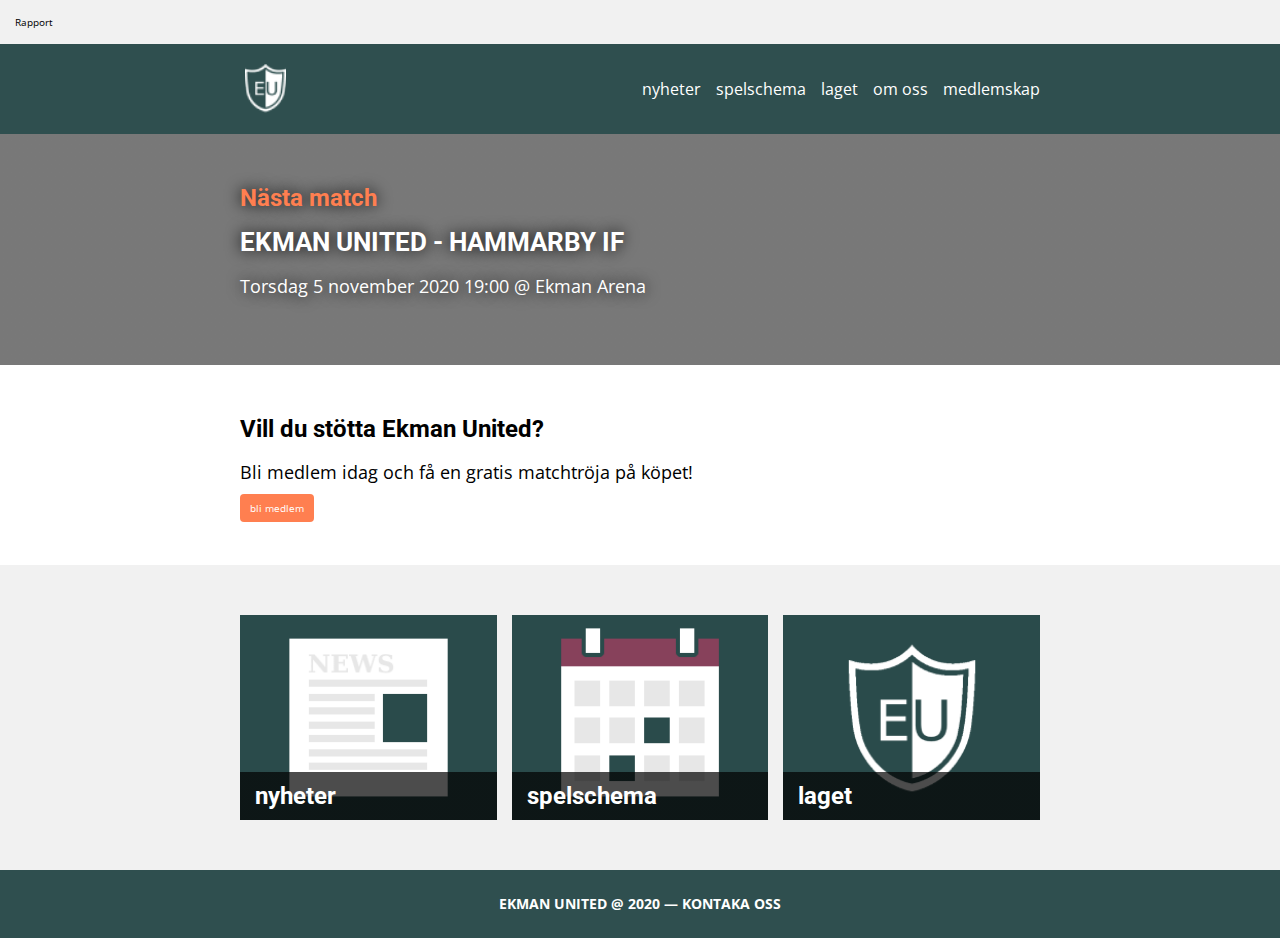
<file: index.html>
<!DOCTYPE html>
<html lang="sv">
<head>
  <meta charset="UTF-8">
  <meta name="viewport" content="width=device-width, initial-scale=1.0">
  <title>Ekman United</title>
  <link href="css/styles.css" rel="stylesheet">
</head>
<body>
  <div class="rapport">
    <a href="https://goofy-yonath-57773f.netlify.app/rapport.pdf">Rapport</a>
  </div>
  <header>
    <div class="inner-header-container">
      <figure>
        <a href="index.html"><img src="img/logo.png" alt="Ekman United logo"></a>
      </figure>
      <nav>
        <label for="togglemenu">
          <img src="img/hamburger.png" id="toggleicon" alt="hamburger meny">
        </label>
        <input type="checkbox" id="togglemenu">
        <ul>
          <lI><a href="nyheter.html">nyheter</a></lI>
          <lI><a href="spelschema.html">spelschema</a></lI>
          <lI><a href="laget.html">laget</a></lI>
          <lI><a href="om-oss.html">om oss</a></lI>
          <lI><a href="medlemskap.html">medlemskap</a></lI>
        </ul>
      </nav>
    </div>
  </header>
  <main>
    <section class="stadium">
      <div class="inner-main-container">
        <div class="next-game">
          <h3>Nästa match</h3>
          <h2>EKMAN UNITED - HAMMARBY IF</h2>
          <p>Torsdag 5 november 2020 19:00 @ Ekman Arena</p>
        </div>
      </div>
    </section>
    <section class="white">
      <div class="inner-main-container">
        <div class="get-membership">
          <h3>Vill du stötta Ekman United?</h3>
          <p>Bli medlem idag och få en gratis matchtröja på köpet!</p>
          <a href="medlemskap.html" class="button">bli medlem</a>
        </div>
      </div>
    </section>
    <section>
      <div class="inner-main-container">
        <div class="quick-links">
          <a href="nyheter.html">
            <div class="link">
              <img src="img/nyheter.png" alt="Nyheter">
              <h3>nyheter</h3>
            </div>
          </a>
          <a href="spelschema.html">
            <div class="link">
              <img src="img/spelschema.png" alt="Spelschema">
              <h3>spelschema</h3>
            </div>
          </a>
          <a href="laget.html">
            <div class="link">
              <img src="img/laget.png" alt="Laget">
              <h3>laget</h3>
            </div>
          </a>
        </div>
      </div>
    </section>
  </main>
  <footer>
    <p>Ekman United @ 2020 — <a href="kontakt.html">kontaka oss</a></p>
  </footer>
</body>
</html>
</file>
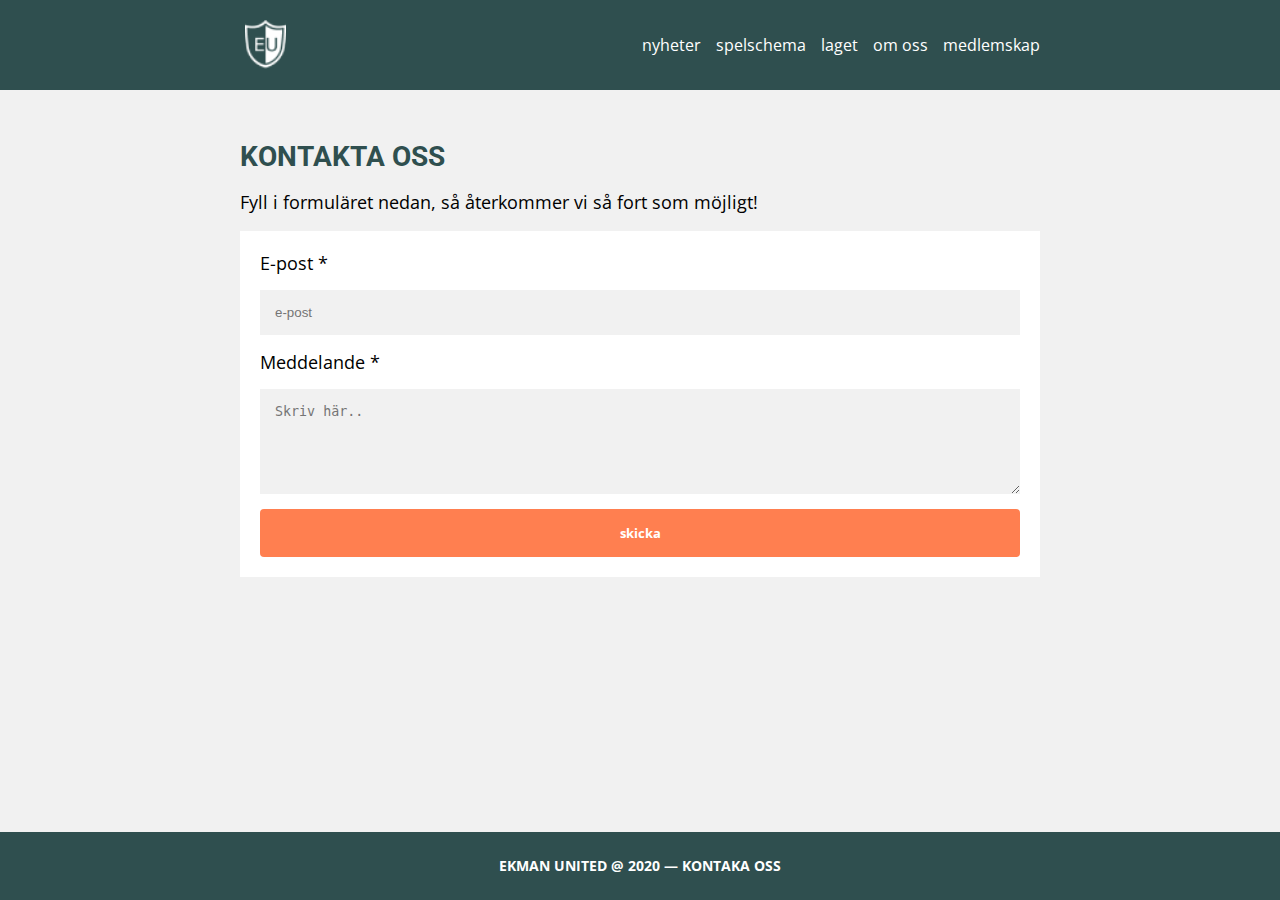
<file: kontakt.html>
<!DOCTYPE html>
<html lang="sv">
<head>
  <meta charset="UTF-8">
  <meta name="viewport" content="width=device-width, initial-scale=1.0">
  <title>Ekman United: kontakt</title>
  <link href="css/styles.css" rel="stylesheet">
</head>
<body>
  <header>
    <div class="inner-header-container">
      <figure>
        <a href="index.html"><img src="img/logo.png" alt="Ekman United logo"></a>
      </figure>
      <nav>
        <label for="togglemenu">
          <img src="img/hamburger.png" id="toggleicon" alt="hamburger meny">
        </label>
        <input type="checkbox" id="togglemenu">
        <ul>
          <lI><a href="nyheter.html">nyheter</a></lI>
          <lI><a href="spelschema.html">spelschema</a></lI>
          <lI><a href="laget.html">laget</a></lI>
          <lI><a href="om-oss.html">om oss</a></lI>
          <lI><a href="medlemskap.html">medlemskap</a></lI>
        </ul>
      </nav>
    </div>
  </header>
  <main>
    <section>
      <div class="inner-main-container">
        <h1>Kontakta oss</h1>
        <p>Fyll i formuläret nedan, så återkommer vi så fort som möjligt!</p>
        <form>
          <label>E-post *</label>
          <input type="email" name="email" placeholder="e-post" required>
          <label>Meddelande *</label>
          <textarea name="textarea" rows="5" placeholder="Skriv här.." required></textarea>
          <button type="submit">skicka</button>
        </form>
      </div>
    </section>
  </main>
  <footer>
    <p>Ekman United @ 2020 — <a href="kontakt.html">kontaka oss</a></p>
  </footer>
</body>
</html>
</file>
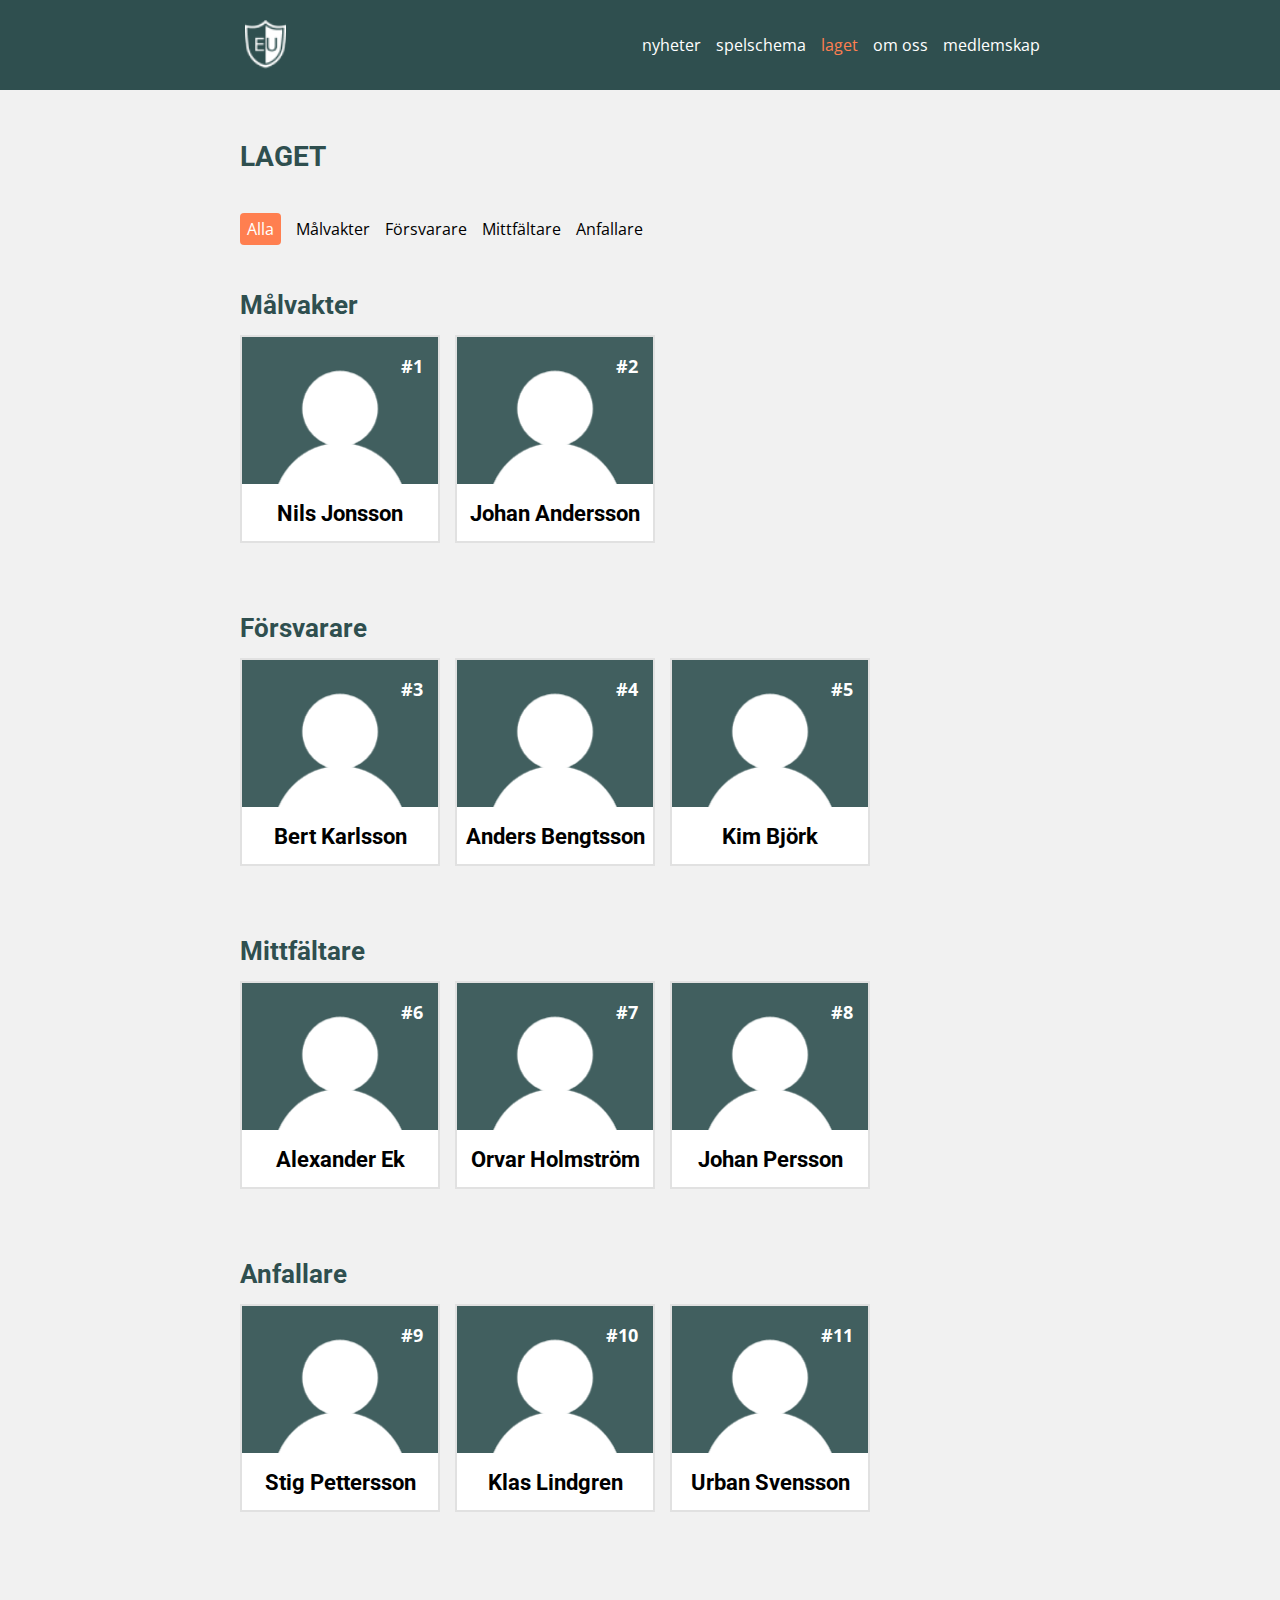
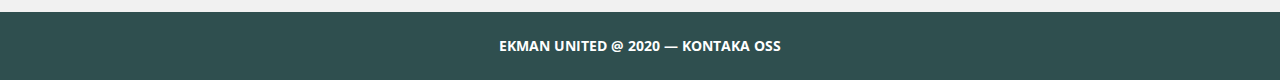
<file: laget.html>
<!DOCTYPE html>
<html lang="sv">
<head>
  <meta charset="UTF-8">
  <meta name="viewport" content="width=device-width, initial-scale=1.0">
  <title>Ekman United: Laget</title>
  <link href="css/styles.css" rel="stylesheet">
</head>
<body>
  <header>
    <div class="inner-header-container">
      <figure>
        <a href="index.html"><img src="img/logo.png" alt="Ekman United logo"></a>
      </figure>
      <nav>
        <label for="togglemenu">
          <img src="img/hamburger.png" id="toggleicon" alt="hamburger meny">
        </label>
        <input type="checkbox" id="togglemenu">
        <ul>
          <lI><a href="nyheter.html">nyheter</a></lI>
          <lI><a href="spelschema.html">spelschema</a></lI>
          <lI class="active-global-link"><a href="laget.html">laget</a></lI>
          <lI><a href="om-oss.html">om oss</a></lI>
          <lI><a href="medlemskap.html">medlemskap</a></lI>
        </ul>
      </nav>
    </div>
  </header>
  <main>
    <section>
      <div class="inner-main-container">
        <h1>Laget</h1>
        <div class="local-menu">
          <ul>
            <li class="active-local-link"><a href="laget.html">Alla</a></li>
            <li><a href="laget/malvakter.html">Målvakter</a></li>
            <li><a href="laget/forsvarare.html">Försvarare</a></li>
            <li><a href="laget/mittfaltare.html">Mittfältare</a></li>
            <li><a href="laget/anfallare.html">Anfallare</a></li>
          </ul>
        </div>
        <section class="players-container">
          <h2>Målvakter</h2>
          <div class="players">
            <article class="player">
              <img src="img/person.png" alt="Nils Jonsson">
              <h4>Nils Jonsson</h4>
              <div class="number"><p>#1</p></div>
            </article>
            <article class="player">
              <img src="img/person.png" alt="Johan Andersson">
              <h4>Johan Andersson</h4>
              <div class="number"><p>#2</p></div>
            </article>
          </div>
        </section>
        <section class="players-container">
          <h2>Försvarare</h2>
          <div class="players">
            <article class="player">
              <img src="img/person.png" alt="Bert Karlsson">
              <h4>Bert Karlsson</h4>
              <div class="number"><p>#3</p></div>
            </article>
            <article class="player">
              <img src="img/person.png" alt="Anders Bengtsson">
              <h4>Anders Bengtsson</h4>
              <div class="number"><p>#4</p></div>
            </article>
            <article class="player">
              <img src="img/person.png" alt="Kim Björk">
              <h4>Kim Björk</h4>
              <div class="number"><p>#5</p></div>
            </article>
          </div>
        </section>
        <section class="players-container">
          <h2>Mittfältare</h2>
          <div class="players">
            <article class="player">
              <img src="img/person.png" alt="Alexander Ek">
              <h4>Alexander Ek</h4>
              <div class="number"><p>#6</p></div>
            </article>
            <article class="player">
              <img src="img/person.png" alt="Orvar Holmström">
              <h4>Orvar Holmström</h4>
              <div class="number"><p>#7</p></div>
            </article>
            <article class="player">
              <img src="img/person.png" alt="Johan Persson">
              <h4>Johan Persson</h4>
              <div class="number"><p>#8</p></div>
            </article>
          </div>
        </section>
        <section class="players-container">
          <h2>Anfallare</h2>
          <div class="players">
            <article class="player">
              <img src="img/person.png" alt="Stig Petterson">
              <h4>Stig Pettersson</h4>
              <div class="number"><p>#9</p></div>
            </article>
            <article class="player">
              <img src="img/person.png" alt="Klas Lindgren">
              <h4>Klas Lindgren</h4>
              <div class="number"><p>#10</p></div>
            </article>
            <article class="player">
              <img src="img/person.png" alt="Urban Svensson">
              <h4>Urban Svensson</h4>
              <div class="number"><p>#11</p></div>
            </article>
          </div>
        </section>
      </div>
    </section>
  </main>
  <footer>
    <p>Ekman United @ 2020 — <a href="kontakt.html">kontaka oss</a></p>
  </footer>
</body>
</html>
</file>
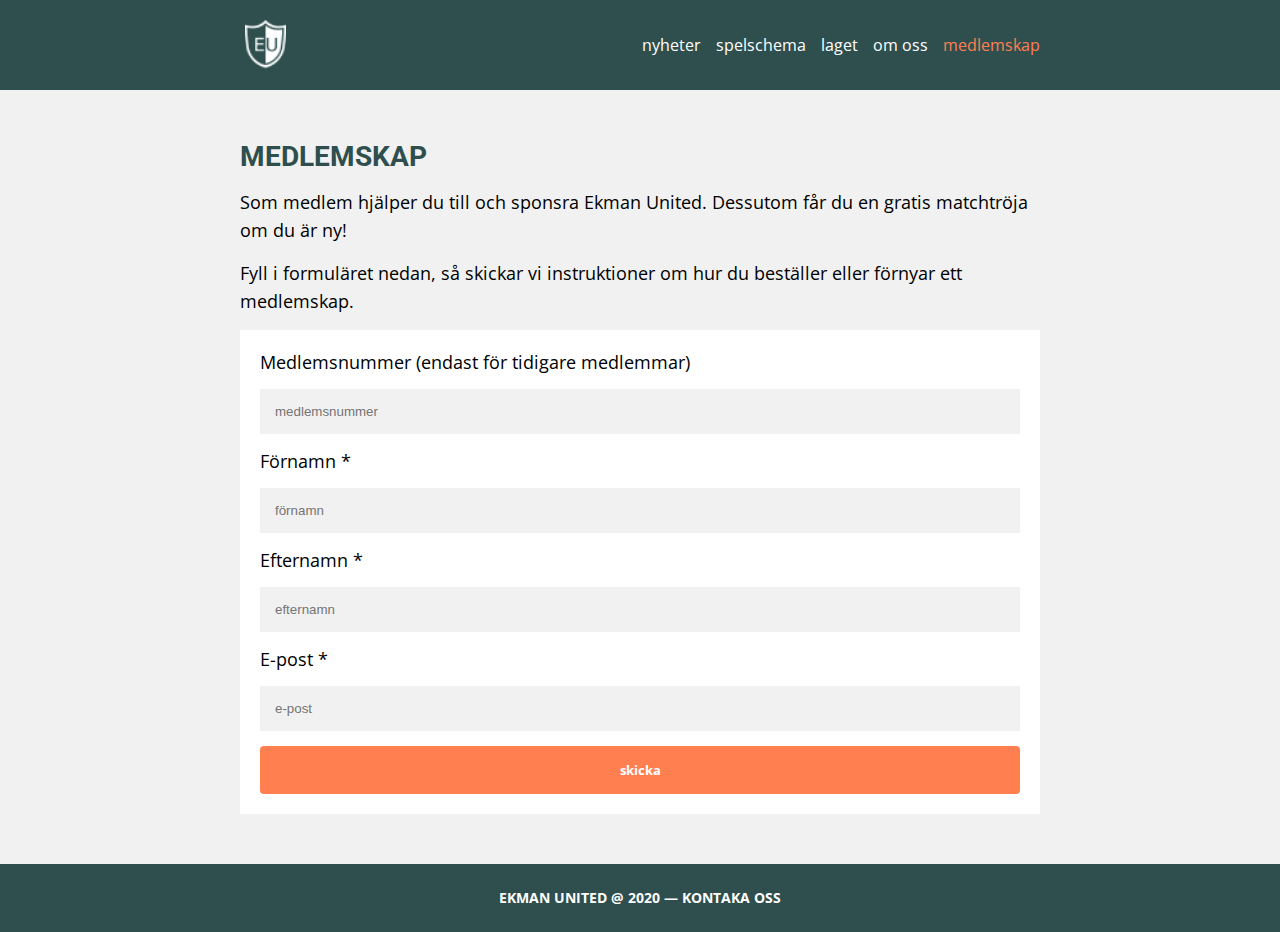
<file: medlemskap.html>
<!DOCTYPE html>
<html lang="sv">
<head>
  <meta charset="UTF-8">
  <meta name="viewport" content="width=device-width, initial-scale=1.0">
  <title>Ekman United: Bli medlem</title>
  <link href="css/styles.css" rel="stylesheet">
</head>
<body>
  <header>
    <div class="inner-header-container">
      <figure>
        <a href="index.html"><img src="img/logo.png" alt="Ekman United logo"></a>
      </figure>
      <nav>
        <label for="togglemenu">
          <img src="img/hamburger.png" id="toggleicon" alt="hamburger meny">
        </label>
        <input type="checkbox" id="togglemenu">
        <ul>
          <lI><a href="nyheter.html">nyheter</a></lI>
          <lI><a href="spelschema.html">spelschema</a></lI>
          <lI><a href="laget.html">laget</a></lI>
          <lI><a href="om-oss.html">om oss</a></lI>
          <lI class="active-global-link"><a href="medlemskap.html">medlemskap</a></lI>
        </ul>
      </nav>
    </div>
  </header>
  <main>
    <section>
      <div class="inner-main-container">
        <h1>Medlemskap</h1>
        <p>Som medlem hjälper du till och sponsra Ekman United. Dessutom får du en gratis matchtröja om du är ny!</p>
        <p>Fyll i formuläret nedan, så skickar vi instruktioner om hur du beställer eller förnyar ett medlemskap.</p>
        <form>
          <label>Medlemsnummer (endast för tidigare medlemmar)</label>
          <input type="text" name="member_number" placeholder="medlemsnummer">
          <label>Förnamn *</label>
          <input type="text" name="firstname" placeholder="förnamn" required>
          <label>Efternamn *</label>
          <input type="text" name="lastname" placeholder="efternamn" required>
          <label>E-post *</label>
          <input type="email" name="email" placeholder="e-post" required>
          <button type="submit">skicka</button>
        </form>
      </div>
    </section>
  </main>
  <footer>
    <p>Ekman United @ 2020 — <a href="kontakt.html">kontaka oss</a></p>
  </footer>
</body>
</html>
</file>
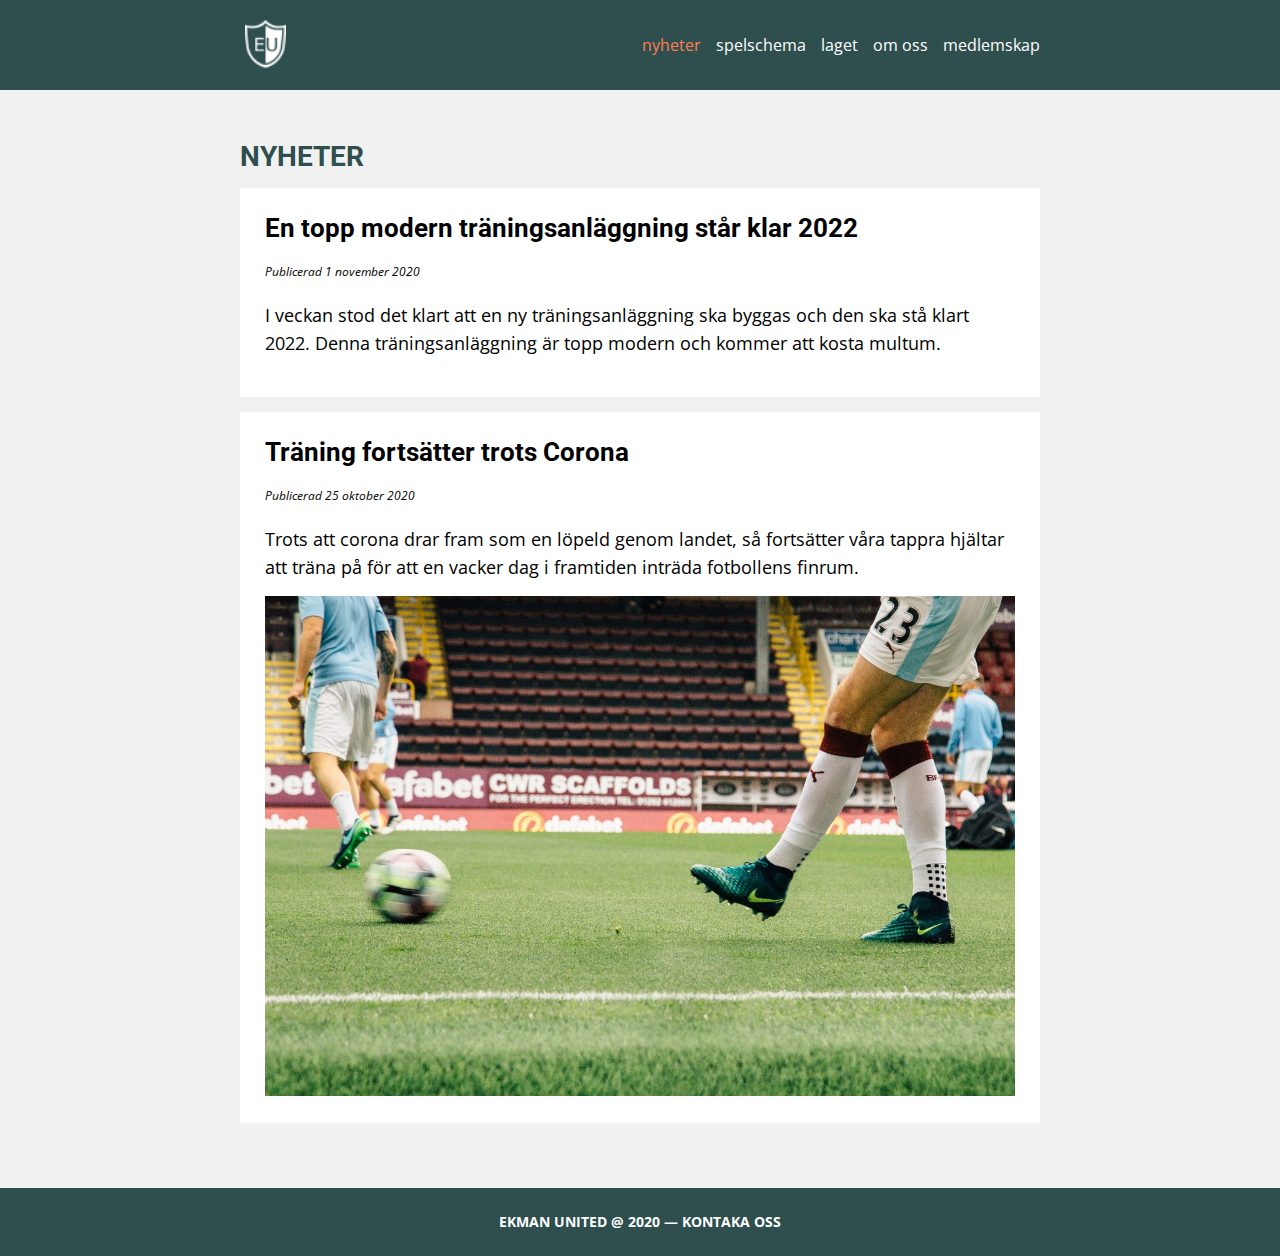
<file: nyheter.html>
<!DOCTYPE html>
<html lang="sv">
<head>
  <meta charset="UTF-8">
  <meta name="viewport" content="width=device-width, initial-scale=1.0">
  <title>Ekman United: Nyheter</title>
  <link href="css/styles.css" rel="stylesheet">
</head>
<body>
  <header>
    <div class="inner-header-container">
      <figure>
        <a href="index.html"><img src="img/logo.png" alt="Ekman United logo"></a>
      </figure>
      <nav>
        <label for="togglemenu">
          <img src="img/hamburger.png" id="toggleicon" alt="hamburger meny">
        </label>
        <input type="checkbox" id="togglemenu">
        <ul>
          <lI class="active-global-link"><a href="nyheter.html">nyheter</a></lI>
          <lI><a href="spelschema.html">spelschema</a></lI>
          <lI><a href="laget.html">laget</a></lI>
          <lI><a href="om-oss.html">om oss</a></lI>
          <lI><a href="medlemskap.html">medlemskap</a></lI>
        </ul>
      </nav>
    </div>
  </header>
  <main>
    <section>
      <div class="inner-main-container">
        <h1>Nyheter</h1>
        <article class="news">
          <h2>En topp modern träningsanläggning står klar 2022</h2>
          <p class="date">Publicerad 1 november 2020</p>
          <p>I veckan stod det klart att en ny träningsanläggning ska byggas och den ska stå klart 2022. Denna träningsanläggning är topp modern och kommer att kosta multum.</p>
        </article>
        <article class="news">
          <h2>Träning fortsätter trots Corona</h2>
          <p class="date">Publicerad 25 oktober 2020</p>
          <p>Trots att corona drar fram som en löpeld genom landet, så fortsätter våra tappra hjältar att träna på för att en vacker dag i framtiden inträda fotbollens finrum.</p>
          <picture>
            <source media="(max-width: 700px)" srcset="img/training_medium.jpg">
            <source media="(max-width: 500px)" srcset="img/training_small.jpg">
            <img src="img/training_big.jpg" alt="training">
          </picture>
        </article>
      </div>
    </section>
  </main>
  <footer>
    <p>Ekman United @ 2020 — <a href="kontakt.html">kontaka oss</a></p>
  </footer>
</body>
</html>
</file>
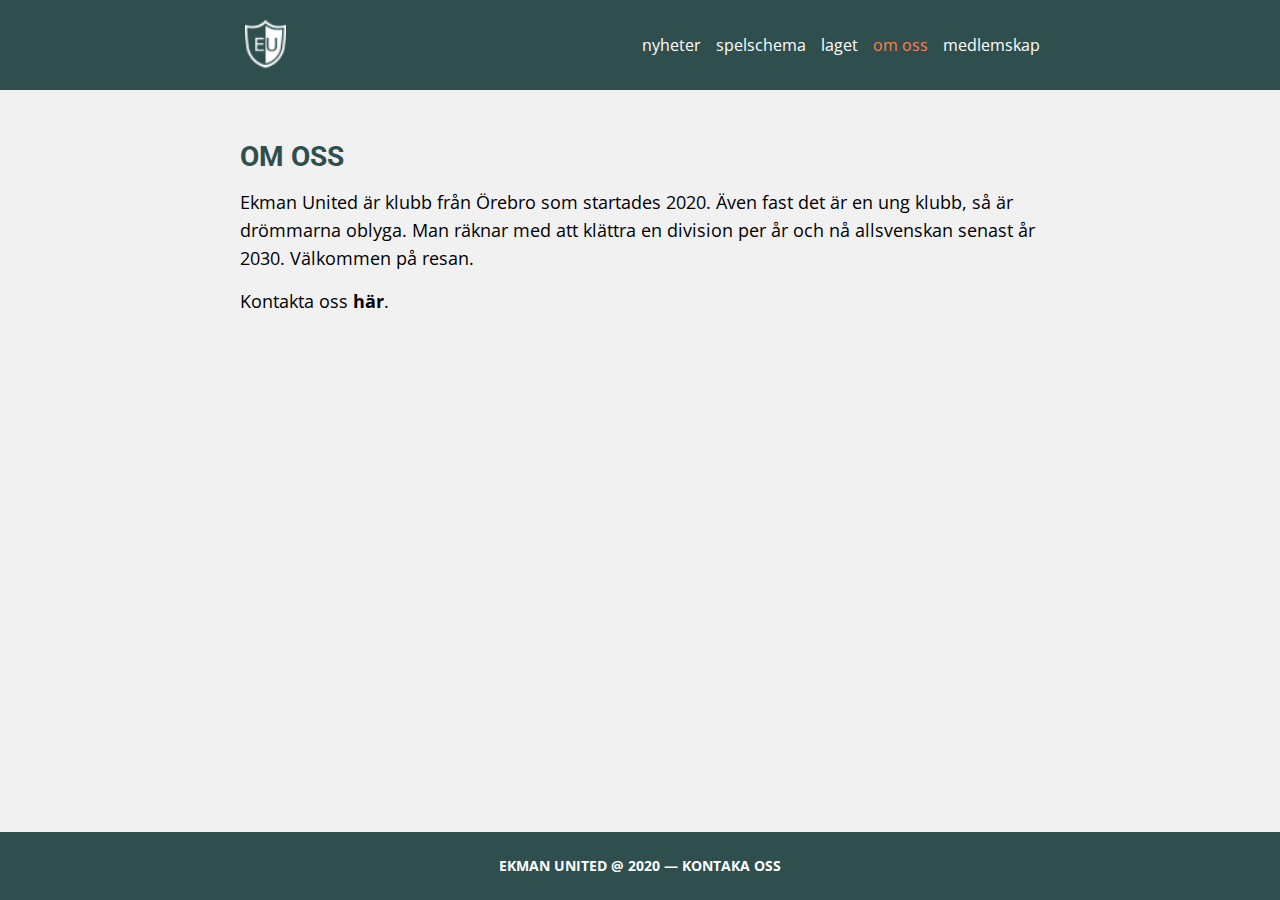
<file: om-oss.html>
<!DOCTYPE html>
<html lang="sv">
<head>
  <meta charset="UTF-8">
  <meta name="viewport" content="width=device-width, initial-scale=1.0">
  <title>Ekman United: Om oss</title>
  <link href="css/styles.css" rel="stylesheet">
</head>
<body>
  <header>
    <div class="inner-header-container">
      <figure>
        <a href="index.html"><img src="img/logo.png" alt="Ekman United logo"></a>
      </figure>
      <nav>
        <label for="togglemenu">
          <img src="img/hamburger.png" id="toggleicon" alt="hamburger meny">
        </label>
        <input type="checkbox" id="togglemenu">
        <ul>
          <lI><a href="nyheter.html">nyheter</a></lI>
          <lI><a href="spelschema.html">spelschema</a></lI>
          <lI><a href="laget.html">laget</a></lI>
          <lI class="active-global-link"><a href="om-oss.html">om oss</a></lI>
          <lI><a href="medlemskap.html">medlemskap</a></lI>
        </ul>
      </nav>
    </div>
  </header>
  <main>
    <section>
      <div class="inner-main-container">
        <h1>Om oss</h1>
        <p>Ekman United är klubb från Örebro som startades 2020. Även fast det är en ung klubb, så är drömmarna oblyga. Man räknar med att klättra en division per år och nå allsvenskan senast år 2030. Välkommen på resan.</p>
        <p>Kontakta oss <a href="kontakt.html"><strong>här</strong></a>.</p>
      </div>
    </section>
  </main>
  <footer>
    <p>Ekman United @ 2020 — <a href="kontakt.html">kontaka oss</a></p>
  </footer>
</body>
</html>
</file>
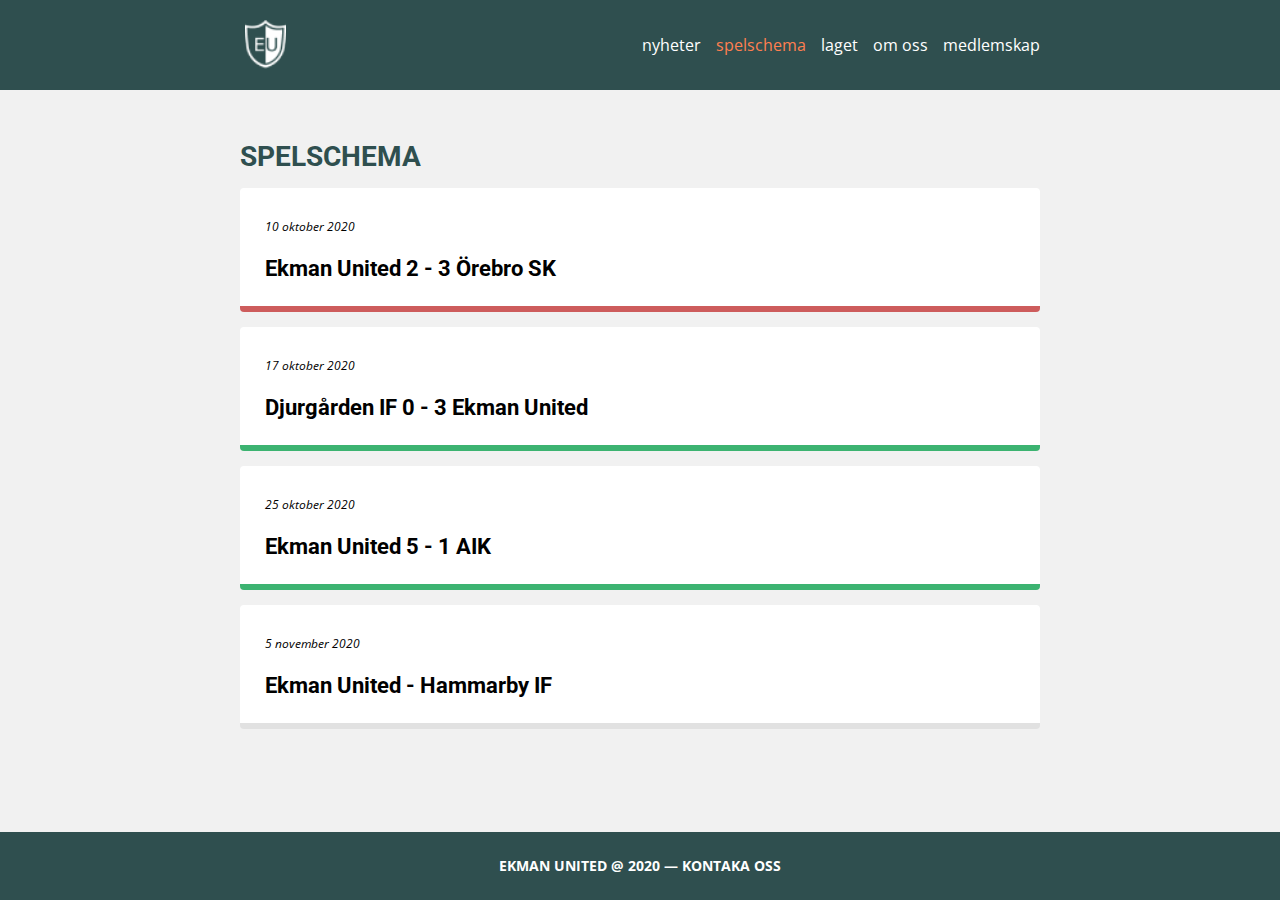
<file: spelschema.html>
<!DOCTYPE html>
<html lang="sv">
<head>
  <meta charset="UTF-8">
  <meta name="viewport" content="width=device-width, initial-scale=1.0">
  <title>Ekman United: Spelschema</title>
  <link href="css/styles.css" rel="stylesheet">
</head>
<body>
  <header>
    <div class="inner-header-container">
      <figure>
        <a href="index.html"><img src="img/logo.png" alt="Ekman United logo"></a>
      </figure>
      <nav>
        <label for="togglemenu">
          <img src="img/hamburger.png" id="toggleicon" alt="hamburger meny">
        </label>
        <input type="checkbox" id="togglemenu">
        <ul>
          <lI><a href="nyheter.html">nyheter</a></lI>
          <lI class="active-global-link"><a href="spelschema.html">spelschema</a></lI>
          <lI><a href="laget.html">laget</a></lI>
          <lI><a href="om-oss.html">om oss</a></lI>
          <lI><a href="medlemskap.html">medlemskap</a></lI>
        </ul>
      </nav>
    </div>
  </header>
  <main>
    <section>
      <div class="inner-main-container">
        <h1>Spelschema</h1>
        <article class="game-container loss">
          <p class="date">10 oktober 2020</p>
          <h4>Ekman United 2 - 3 Örebro SK</h4>
        </article>
        <article class="game-container win">
          <p class="date">17 oktober 2020</p>
          <h4>Djurgården IF 0 - 3 Ekman United</h4>
        </article>
        <article class="game-container win">
          <p class="date">25 oktober 2020</p>
          <h4>Ekman United 5 - 1 AIK</h4>
        </article>
        <article class="game-container">
          <p class="date">5 november 2020</p>
          <h4>Ekman United - Hammarby IF</h4>
        </article>
      </div>
    </section>
  </main>
  <footer>
    <p>Ekman United @ 2020 — <a href="kontakt.html">kontaka oss</a></p>
  </footer>
</body>
</html>
</file>
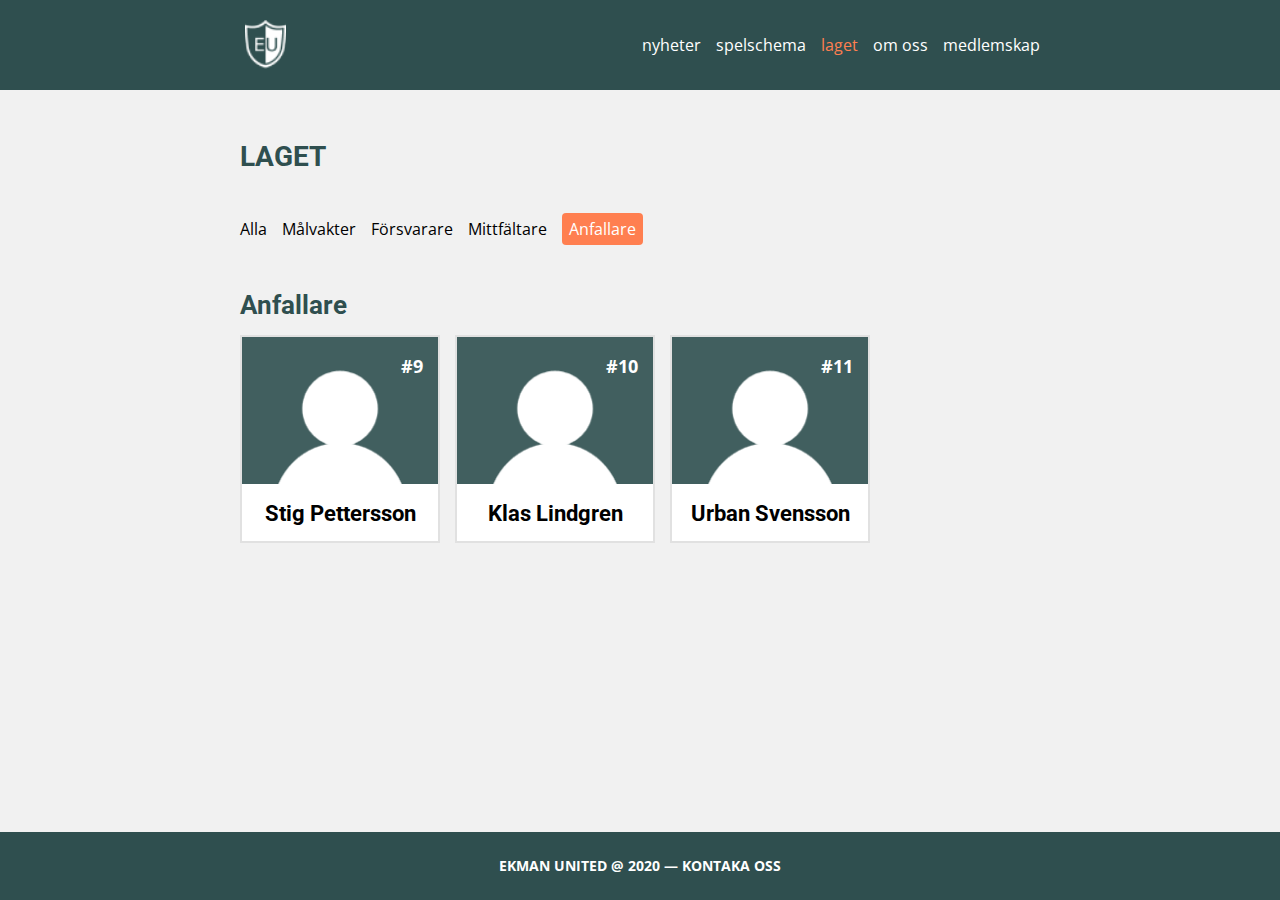
<file: laget/anfallare.html>
<!DOCTYPE html>
<html lang="sv">
<head>
  <meta charset="UTF-8">
  <meta name="viewport" content="width=device-width, initial-scale=1.0">
  <title>Ekman United: anfallare</title>
  <link href="../css/styles.css" rel="stylesheet">
</head>
<body>
  <header>
    <div class="inner-header-container">
      <figure>
        <a href="../index.html"><img src="../img/logo.png" alt="Ekman United logo"></a>
      </figure>
      <nav>
        <label for="togglemenu">
          <img src="../img/hamburger.png" id="toggleicon" alt="hamburger meny">
        </label>
        <input type="checkbox" id="togglemenu">
        <ul>
          <lI><a href="../nyheter.html">nyheter</a></lI>
          <lI><a href="../spelschema.html">spelschema</a></lI>
          <lI class="active-global-link"><a href="../laget.html">laget</a></lI>
          <lI><a href="../om-oss.html">om oss</a></lI>
          <lI><a href="../medlemskap.html">medlemskap</a></lI>
        </ul>
      </nav>
    </div>
  </header>
  <main>
    <section>
      <div class="inner-main-container">
        <h1>Laget</h1>
        <section class="local-menu">
          <ul>
            <li><a href="../laget.html">Alla</a></li>
            <li><a href="malvakter.html">Målvakter</a></li>
            <li><a href="forsvarare.html">Försvarare</a></li>
            <li><a href="mittfaltare.html">Mittfältare</a></li>
            <li class="active-local-link"><a href="anfallare.html">Anfallare</a></li>
          </ul>
        </section>
        <section class="players-container">
          <h2>Anfallare</h2>
          <section class="players">
            <article class="player">
              <img src="../img/person.png" alt="Stig Pettersson">
              <h4>Stig Pettersson</h4>
              <div class="number"><p>#9</p></div>
            </article>
            <article class="player">
              <img src="../img/person.png" alt="Klas Lindgren">
              <h4>Klas Lindgren</h4>
              <div class="number"><p>#10</p></div>
            </article>
            <article class="player">
              <img src="../img/person.png" alt="Urban Svensson">
              <h4>Urban Svensson</h4>
              <div class="number"><p>#11</p></div>
            </article>
          </section>
        </section>
      </div>
    </section>
  </main>
  <footer>
    <p>Ekman United @ 2020 — <a href="../kontakt.html">kontaka oss</a></p>
  </footer>
</body>
</html>
</file>
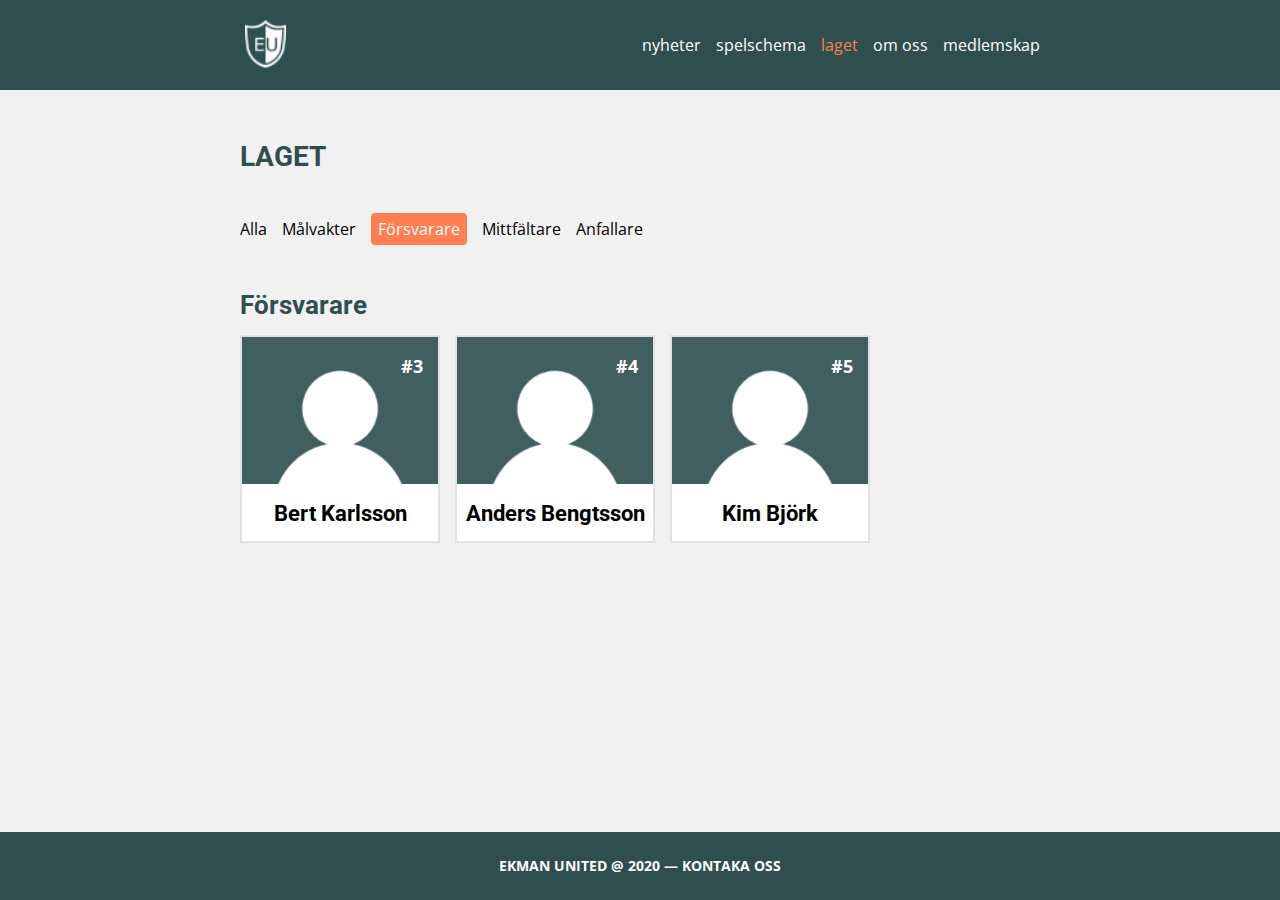
<file: laget/forsvarare.html>
<!DOCTYPE html>
<html lang="sv">
<head>
  <meta charset="UTF-8">
  <meta name="viewport" content="width=device-width, initial-scale=1.0">
  <title>Ekman United: försvarare</title>
  <link href="../css/styles.css" rel="stylesheet">
</head>
<body>
  <header>
    <div class="inner-header-container">
      <figure>
        <a href="../index.html"><img src="../img/logo.png" alt="Ekman United logo"></a>
      </figure>
      <nav>
        <label for="togglemenu">
          <img src="../img/hamburger.png" id="toggleicon" alt="hamburger meny">
        </label>
        <input type="checkbox" id="togglemenu">
        <ul>
          <lI><a href="../nyheter.html">nyheter</a></lI>
          <lI><a href="../spelschema.html">spelschema</a></lI>
          <lI class="active-global-link"><a href="../laget.html">laget</a></lI>
          <lI><a href="../om-oss.html">om oss</a></lI>
          <lI><a href="../medlemskap.html">medlemskap</a></lI>
        </ul>
      </nav>
    </div>
  </header>
  <main>
    <section>
      <div class="inner-main-container">
        <h1>Laget</h1>
        <section class="local-menu">
          <ul>
            <li><a href="../laget.html">Alla</a></li>
            <li><a href="malvakter.html">Målvakter</a></li>
            <li class="active-local-link"><a href="forsvarare.html">Försvarare</a></li>
            <li><a href="mittfaltare.html">Mittfältare</a></li>
            <li><a href="anfallare.html">Anfallare</a></li>
          </ul>
        </section>
        <section class="players-container">
          <h2>Försvarare</h2>
          <section class="players">
            <article class="player">
              <img src="../img/person.png" alt="Bert Karlsson">
              <h4>Bert Karlsson</h4>
              <div class="number"><p>#3</p></div>
            </article>
            <article class="player">
              <img src="../img/person.png" alt="Anders Bengtsson">
              <h4>Anders Bengtsson</h4>
              <div class="number"><p>#4</p></div>
            </article>
            <article class="player">
              <img src="../img/person.png" alt="Kim Björk">
              <h4>Kim Björk</h4>
              <div class="number"><p>#5</p></div>
            </article>
          </section>
        </section>
      </div>
    </section>
  </main>
  <footer>
    <p>Ekman United @ 2020 — <a href="../kontakt.html">kontaka oss</a></p>
  </footer>
</body>
</html>
</file>
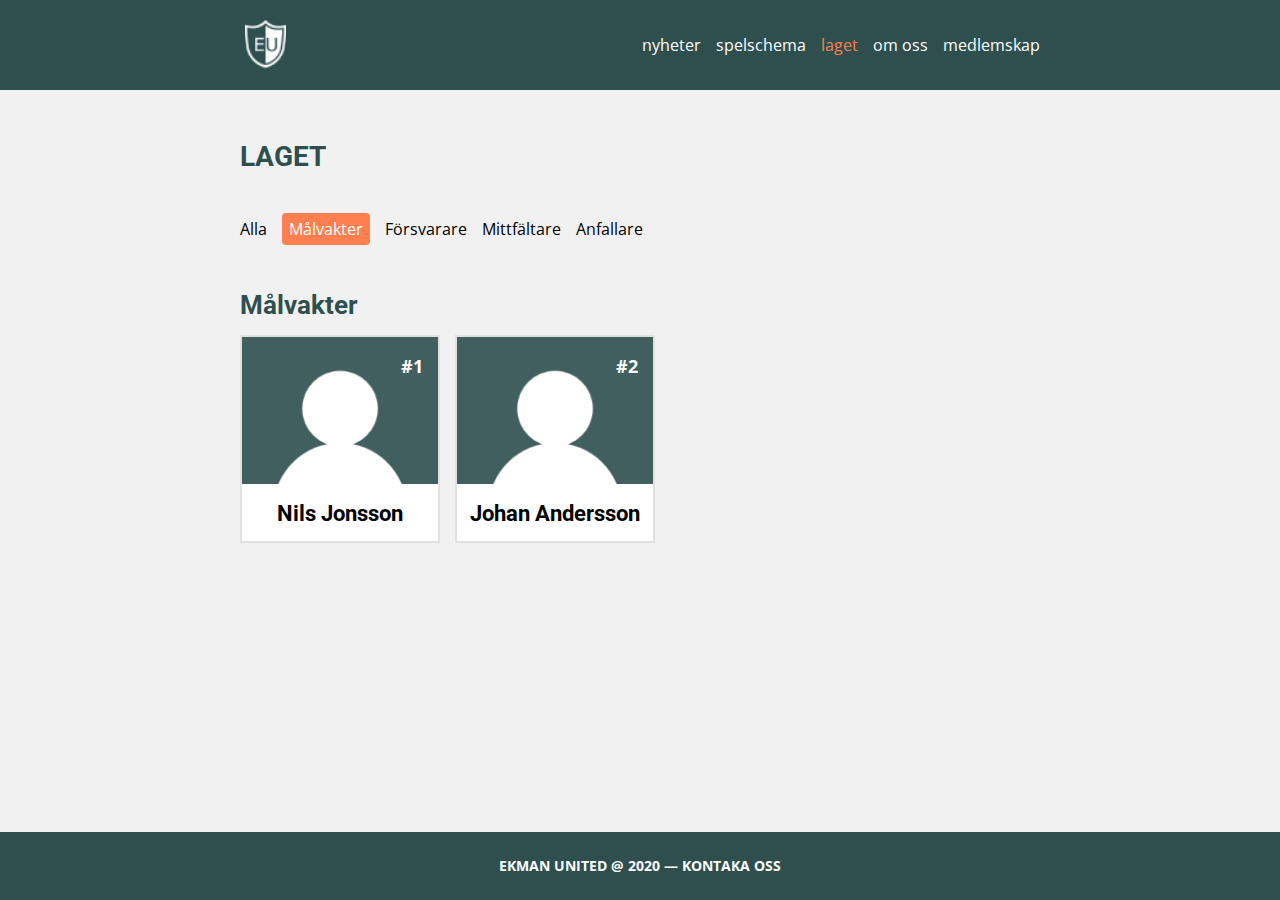
<file: laget/malvakter.html>
<!DOCTYPE html>
<html lang="sv">
<head>
  <meta charset="UTF-8">
  <meta name="viewport" content="width=device-width, initial-scale=1.0">
  <title>Ekman United: målvakter</title>
  <link href="../css/styles.css" rel="stylesheet">
</head>
<body>
  <header>
    <div class="inner-header-container">
      <figure>
        <a href="../index.html"><img src="../img/logo.png" alt="Ekman United logo"></a>
      </figure>
      <nav>
        <label for="togglemenu">
          <img src="../img/hamburger.png" id="toggleicon" alt="hamburger meny">
        </label>
        <input type="checkbox" id="togglemenu">
        <ul>
          <lI><a href="../nyheter.html">nyheter</a></lI>
          <lI><a href="../spelschema.html">spelschema</a></lI>
          <lI class="active-global-link"><a href="../laget.html">laget</a></lI>
          <lI><a href="../om-oss.html">om oss</a></lI>
          <lI><a href="../medlemskap.html">medlemskap</a></lI>
        </ul>
      </nav>
    </div>
  </header>
  <main>
    <section>
      <div class="inner-main-container">
        <h1>Laget</h1>
        <section class="local-menu">
          <ul>
            <li><a href="../laget.html">Alla</a></li>
            <li class="active-local-link"><a href="malvakter.html">Målvakter</a></li>
            <li><a href="forsvarare.html">Försvarare</a></li>
            <li><a href="mittfaltare.html">Mittfältare</a></li>
            <li><a href="anfallare.html">Anfallare</a></li>
          </ul>
        </section>
        <section class="players-container">
          <h2>Målvakter</h2>
          <section class="players">
            <article class="player">
              <img src="../img/person.png" alt="Nils Jonsson">
              <h4>Nils Jonsson</h4>
              <div class="number"><p>#1</p></div>
            </article>
            <article class="player">
              <img src="../img/person.png" alt="Johan Anderssson">
              <h4>Johan Andersson</h4>
              <div class="number"><p>#2</p></div>
            </article>
          </section>
        </section>
      </div>
    </section>
  </main>
  <footer>
    <p>Ekman United @ 2020 — <a href="../kontakt.html">kontaka oss</a></p>
  </footer>
</body>
</html>
</file>
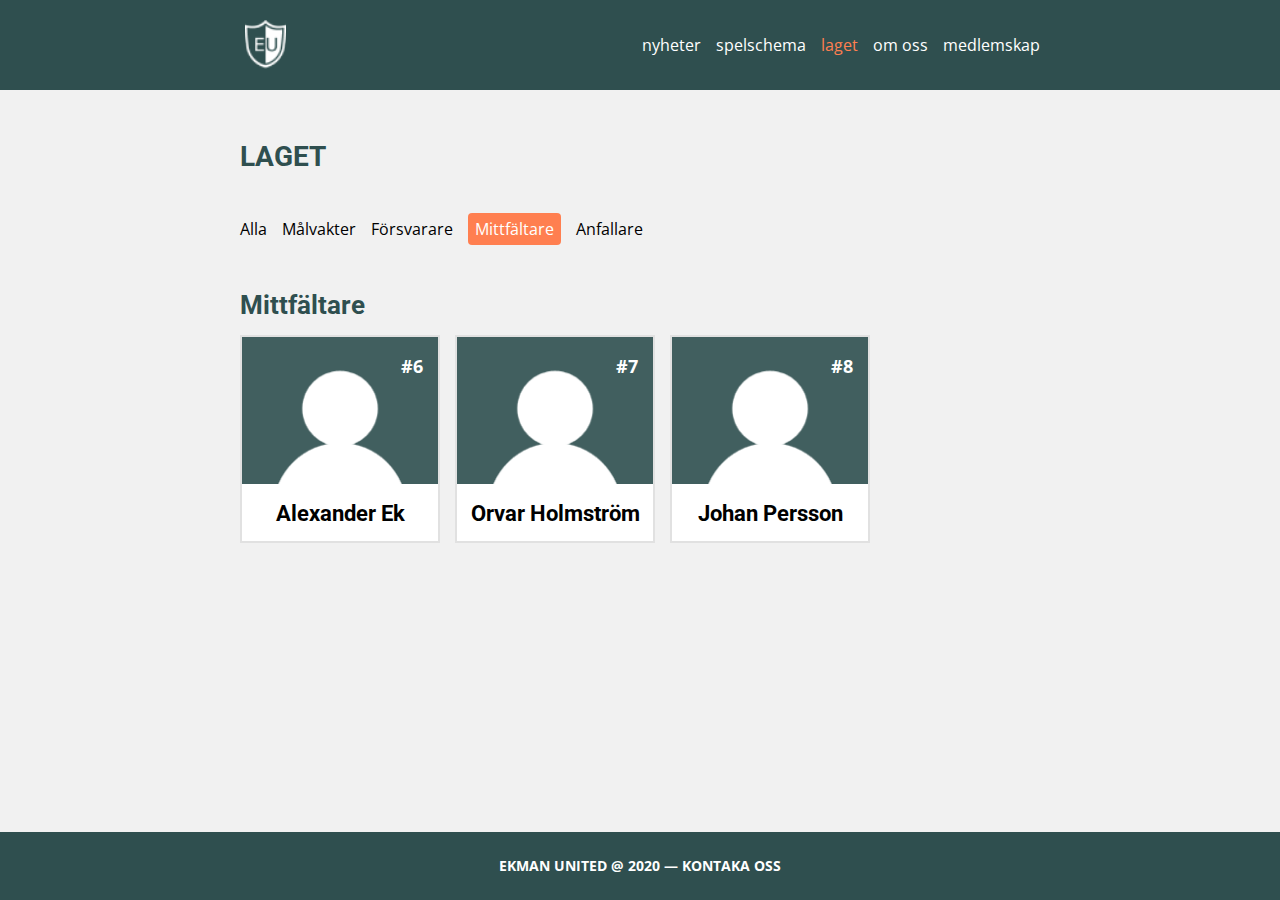
<file: laget/mittfaltare.html>
<!DOCTYPE html>
<html lang="sv">
<head>
  <meta charset="UTF-8">
  <meta name="viewport" content="width=device-width, initial-scale=1.0">
  <title>Ekman United: mittfältare</title>
  <link href="../css/styles.css" rel="stylesheet">
</head>
<body>
  <header>
    <div class="inner-header-container">
      <figure>
        <a href="../index.html"><img src="../img/logo.png" alt="Ekman United logo"></a>
      </figure>
      <nav>
        <label for="togglemenu">
          <img src="../img/hamburger.png" id="toggleicon" alt="hamburger meny">
        </label>
        <input type="checkbox" id="togglemenu">
        <ul>
          <lI><a href="../nyheter.html">nyheter</a></lI>
          <lI><a href="../spelschema.html">spelschema</a></lI>
          <lI class="active-global-link"><a href="../laget.html">laget</a></lI>
          <lI><a href="../om-oss.html">om oss</a></lI>
          <lI><a href="../medlemskap.html">medlemskap</a></lI>
        </ul>
      </nav>
    </div>
  </header>
  <main>
    <section>
      <div class="inner-main-container">
        <h1>Laget</h1>
        <section class="local-menu">
          <ul>
            <li><a href="../laget.html">Alla</a></li>
            <li><a href="malvakter.html">Målvakter</a></li>
            <li><a href="forsvarare.html">Försvarare</a></li>
            <li class="active-local-link"><a href="mittfaltare.html">Mittfältare</a></li>
            <li><a href="anfallare.html">Anfallare</a></li>
          </ul>
        </section>
        <section class="players-container">
          <h2>Mittfältare</h2>
          <section class="players">
            <article class="player">
              <img src="../img/person.png" alt="Alexander Ek">
              <h4>Alexander Ek</h4>
              <div class="number"><p>#6</p></div>
            </article>
            <article class="player">
              <img src="../img/person.png" alt="Orvar Holmström">
              <h4>Orvar Holmström</h4>
              <div class="number"><p>#7</p></div>
            </article>
            <article class="player">
              <img src="../img/person.png" alt="Johan Persson">
              <h4>Johan Persson</h4>
              <div class="number"><p>#8</p></div>
            </article>
          </section>
        </section>
      </div>
    </section>
  </main>
  <footer>
    <p>Ekman United @ 2020 — <a href="../kontakt.html">kontaka oss</a></p>
  </footer>
</body>
</html>
</file>
<file: css/styles.css>
@import url('https://fonts.googleapis.com/css2?family=Open+Sans:wght@400;700&family=Roboto:wght@400;700;900&display=swap');

* {
  border: 0;
  box-sizing: border-box;
  margin: 0;
  padding: 0;
}

html {
  font-size: 62.5%;
}

body {
  min-height: 100vh;
  display: flex; 
  flex-direction: column; 
  background-color: #f1f1f1;
}

button {
  background: coral;
  color: white;
  padding: 7px 10px;
  border-radius: 4px;
  cursor: pointer;
  font-family: 'Open Sans';
}

.rapport {
  padding: 15px;
  
}

.button {
  background: coral;
  color: white;
  padding: 7px 10px;
  border-radius: 4px;
  cursor: pointer;
  font-family: 'Open Sans';
}

.white {
  background-color: #fff;
}

.stadium {
  background: 
  linear-gradient(
    rgba(0, 0, 0, 0.5),
    rgba(0, 0, 0, 0.5)
  ),
  url(https://i.postimg.cc/3wdJMny2/vienna-reyes-q-Cr-KTET-09o-unsplash.jpg);
  background-size: cover;
  background-position: 0 55%;
}

/* Typograhpy */

h1 {
  font-size: 2.8rem;
  color: DarkSlateGray;
  text-transform: uppercase;
  font-family: 'Roboto';
}

h2 {
  font-size: 2.6rem;
  font-family: 'Roboto';
}

h3 {
  font-size: 2.4rem;
  font-family: 'Roboto';
}

h4 {
  font-size: 2.2rem;
  font-family: 'Roboto';
}

p {
  font-size: 1.8rem;
  font-family: 'Open Sans';
  line-height: 2.8rem;
}

a {
  text-decoration: none;
  color: black;
  font-family: 'Open Sans';
}

/* ----- Header ----- */

header {
  background: DarkSlateGray;
  padding: 20px 0;
}

.inner-header-container {
  max-width: 800px;
  margin: 0 auto;
  display: flex;
  justify-content: space-between;
  align-items: center;
}

header figure img {
  display: block;
}

header nav ul {
  list-style: none;
  display: flex;
  align-items: center;
}

header nav ul li {
  margin-left: 15px;
  cursor: pointer;
  font-size: 1.6rem;
}

header nav ul li a {
  color: white;
  display: block;
}

.active-global-link a {
  color: coral;
}

/* hamburger menu */

#toggleicon {
  width: 24px;
  cursor: pointer;
  display: none;
}

#togglemenu {
  display: none;
}

#togglemenu:checked + ul {
  display: flex;
}

/* ----- Main ----- */

.next-game {
  color: white;
  text-shadow: 0px 0px 15px #000;
}

.next-game h3 {
  color: coral;
}

.get-membership {
  height: auto;
}

.quick-links {
  display: grid;
  grid-template-columns: repeat(auto-fill, minmax(250px, 1fr));
  gap: 15px;
}

.link {
  position: relative;
  cursor: pointer;
}

.link h3 {
  position: absolute;
  bottom: -15px;
  left: 0;
  background: linear-gradient(
    rgba(0, 0, 0, 0.7),
    rgba(0, 0, 0, 0.7)
  );
  color: white;
  padding: 10px 15px;
  width: 100%;
}

.link img {
  width: 100%;
  display: block;
}

.inner-main-container {
  max-width: 800px;
  margin: 0 auto;
  padding: 50px 0;
}

.inner-main-container h1, h2, h3, p {
  margin-bottom: 15px;
}

.game-container {
  background: white;
  padding: 25px;
  margin-bottom: 15px;
  border-radius: 4px;
  border-bottom: 6px solid #e1e1e1;
}

.win {
  border-bottom: 6px solid MediumSeaGreen;
}

.loss {
  border-bottom: 6px solid IndianRed;
}

.local-menu {
  padding: 25px 0;
}

.local-menu ul {
  list-style: none;
  display: flex;
  align-items: center;
}

.local-menu ul li {
  margin-right: 15px;
  font-size: 1.6rem;
}

.active-local-link {
  background: coral;
  padding: 5px 7px;
  border-radius: 4px;
}

.active-local-link a {
  color: white;
}

.players-container {
  padding: 20px 0;
  margin-bottom: 15px;
}

.players-container h2 {
  color: darkslategray;
}

.players {
  display: flex;
  flex-wrap: wrap;
}

.player {
  background: white;
  margin-right: 15px;
  margin-bottom: 15px;
  width: 200px;
  position: relative;
  border: 2px solid #e1e1e1;
}

.player h4 {
  text-align: center;
  margin: 15px 0;
}

.number {
  position: absolute;
  top: 0px;
  right: 0px;
  color: white;
  padding: 15px;
  font-size: 2.4rem;
  font-weight: bold;
}

.player img {
  width: 100%;
}

.news {
  background: white;
  padding: 25px;
  margin-bottom: 15px;
}

.news img {
  max-width: 100%;
}

.date {
  font-size: 1.2rem;
  font-style: italic;
} 

.inner-main-container form {
  display: flex;
  flex-direction: column;
  background: white;
  padding: 20px;
  font-family: 'Open Sans';
}

.inner-main-container form label {
  font-size: 1.8rem;
}

.inner-main-container form input, textarea {
  margin: 15px 0;
  padding: 15px;
  background: #f1f1f1;
}

.inner-main-container form button {
  background: coral;
  color: white;
  cursor: pointer;
  padding: 15px;
  font-weight: bold;
}


/* ----- Footer ----- */

footer {
  background: DarkSlateGray;
  margin-top:auto; 
}

footer p {
  text-align: center;
  margin: 0;
  padding: 20px;
  color: white;
  font-weight: bold;
  text-transform: uppercase;
  font-size: 1.4rem;
}

footer a {
  color: white;
}


/* ----- Media Queries ----- */

@media screen and (max-width: 850px) {
  header {
    padding: 0 5%;
  }

  main > section {
    padding: 0 5%;
  }
}

@media screen and (max-width: 550px) {
 header nav ul {
   display: none;
   position: absolute;
   right:0;
   top: 50px;
   width: 100%;
   background: #3e6c6c;
   z-index: 1;
 }

 header nav ul li {
   width: 100%;
   margin: 0;
 }

 header nav ul li a {
   padding: 20px;
 }

 header nav ul li:hover {
   background: darkslategray;
 }

  #toggleicon {
  display: block;
  }

  #togglemenu {
    display: none;
  }

  #togglemenu:checked + ul {
    display: flex;
    flex-direction: column;
  }
}

@media screen and (max-width: 477px) {
  .player {
    width: 100%;
  }

  .local-menu ul {
    flex-direction: column;
    align-items: start;
  }
}
</file>
